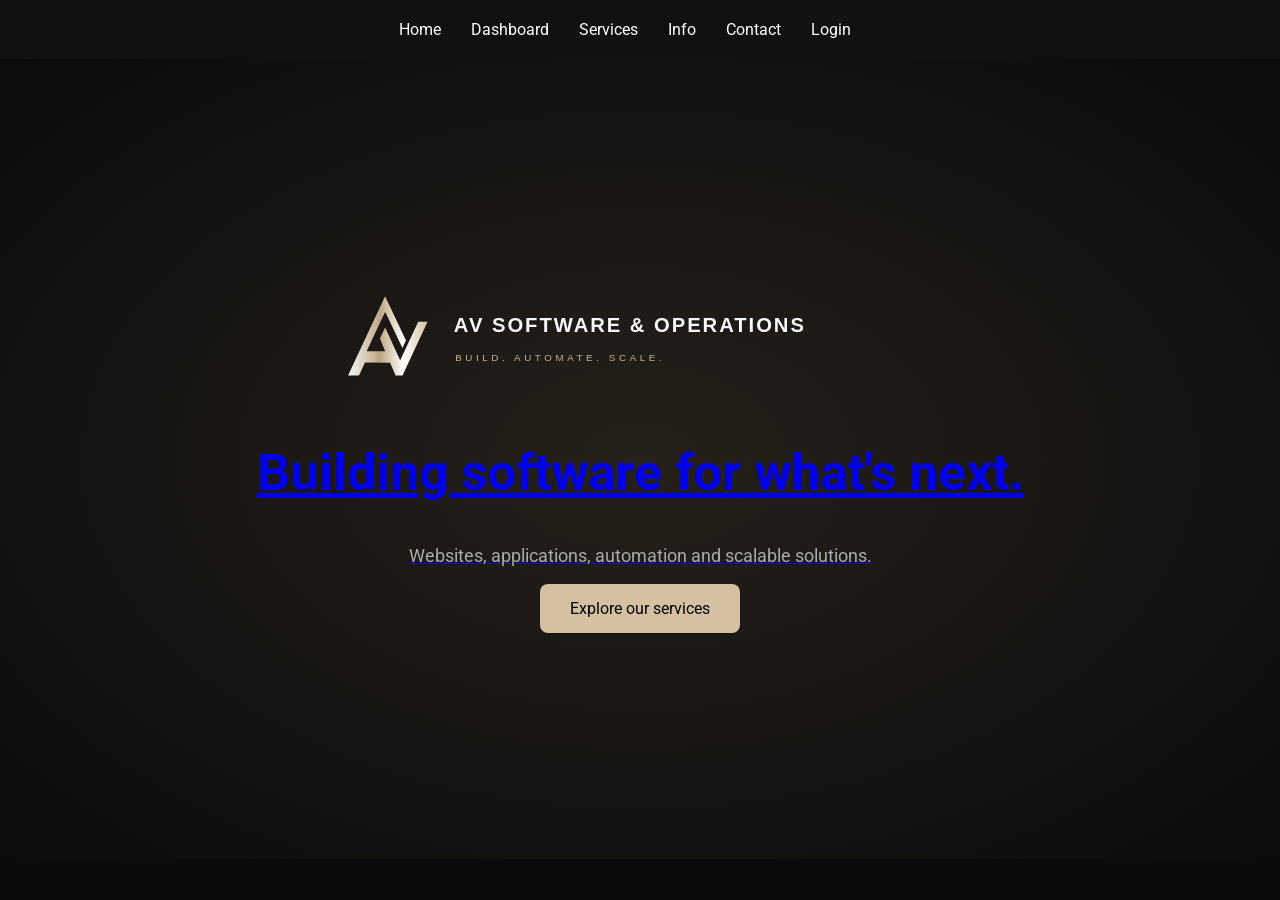
<file: home.html>
<!DOCTYPE html>
<html lang="en">
    <head>
        <meta charset="UTF-8">
        </head>     
        <link rel="stylesheet" href="main.css">
        <link rel="preconnect" href="https://fonts.googleapis.com">
        <link rel="preconnect" href="htt    ps://fonts.gstatic.com" crossorigin>
        <link href="https://fonts.googleapis.com/css2?family=Firjar:wght@100..800&family=Roboto:ital,wght@0,100..900;1,100..900&display=swap" rel="stylesheet">
        <title>avsoftwareops website</title>
    </head>
    <body>
        <nav class="navbar">
            <ul>
                <li><a href="home.html">Home</a></li>
                <li><a href="src/dashboard.html">Dashboard</a></li>
                <li><a href="src/services.html">Services</a></li>
                <li><a href="src/info.html">Info</a></li>
                <li><a href="src/contact.html">Contact</a></li>
                <li><a href="src/login-page.html">Login</li></li>
            </ul>
        </nav>
    <main>
        <section class="hero">
            <img
                class="hero-logo"
                src="/assets/av-software-assets/brand/svg/av-horizontal-dark-tagline.svg"
                alt="AV Software & Operations — Build. Automate. Scale."
                >

                <h1>Building software for what's next.</h1>
            <p>Websites, applications, automation and scalable solutions.</p>

            <a href="services.html" class="hero-button">
                Explore our services
            </a>
        </section>
    </main>
    </body>
</html>
</file>
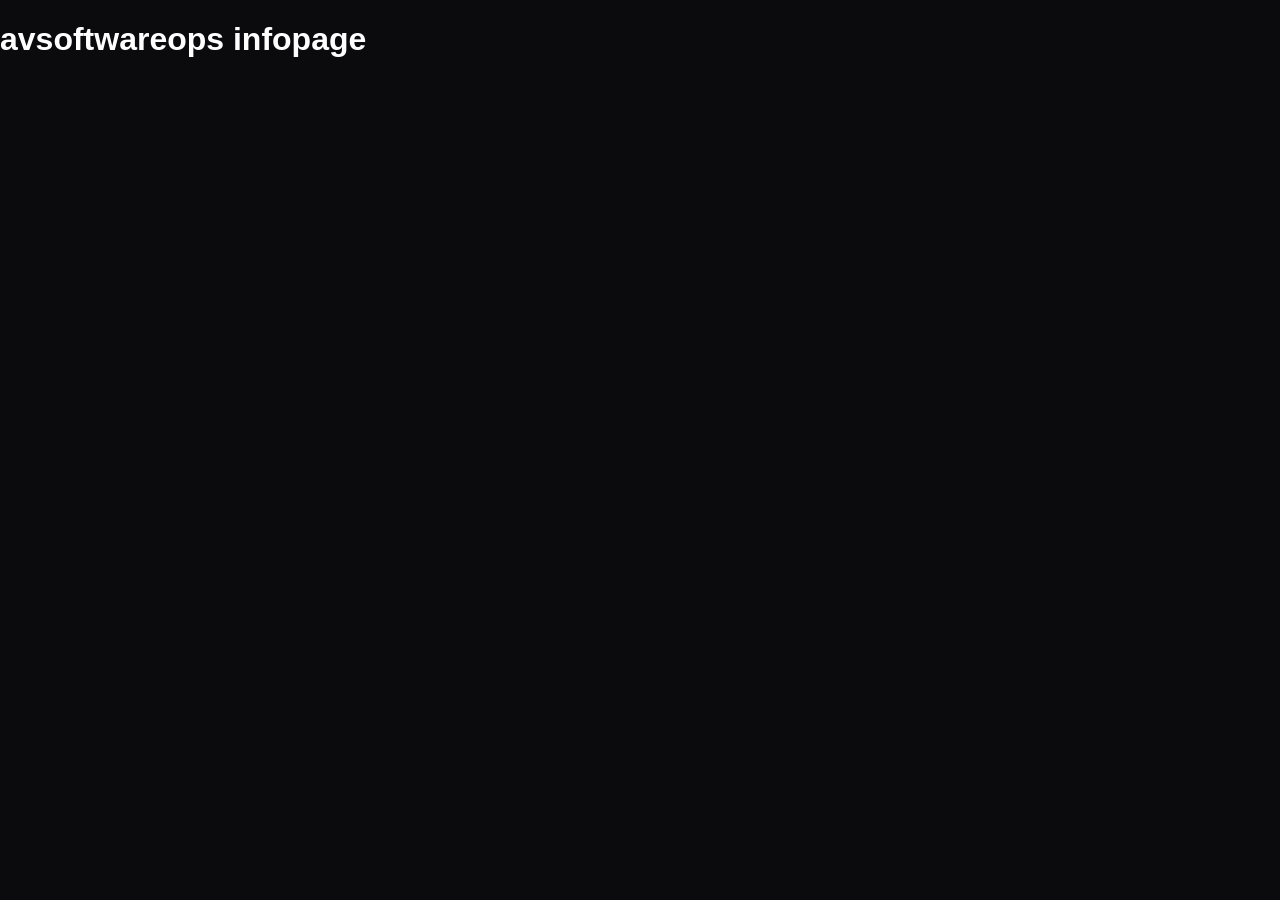
<file: info.html>
<!DOCTYPE html>
<html lang="en">
<head>
    <meta charset="UTF-8">
    <meta name="viewport" content="width=device-width, initial-scale=1.0">
    <title>Document</title>
    <link rel="stylesheet" href="main.css">
</head>
    <body>
        <header class="title">
            <div>
                <h1>avsoftwareops infopage</h1>
            </div>
        <div>

        </div>
        </header>
            <main>
                <div>

                </div>
                <div>

                </div>
                <div>

                </div>
            </main>
        <footer>

        </footer>
    </body>
</html>
</file>
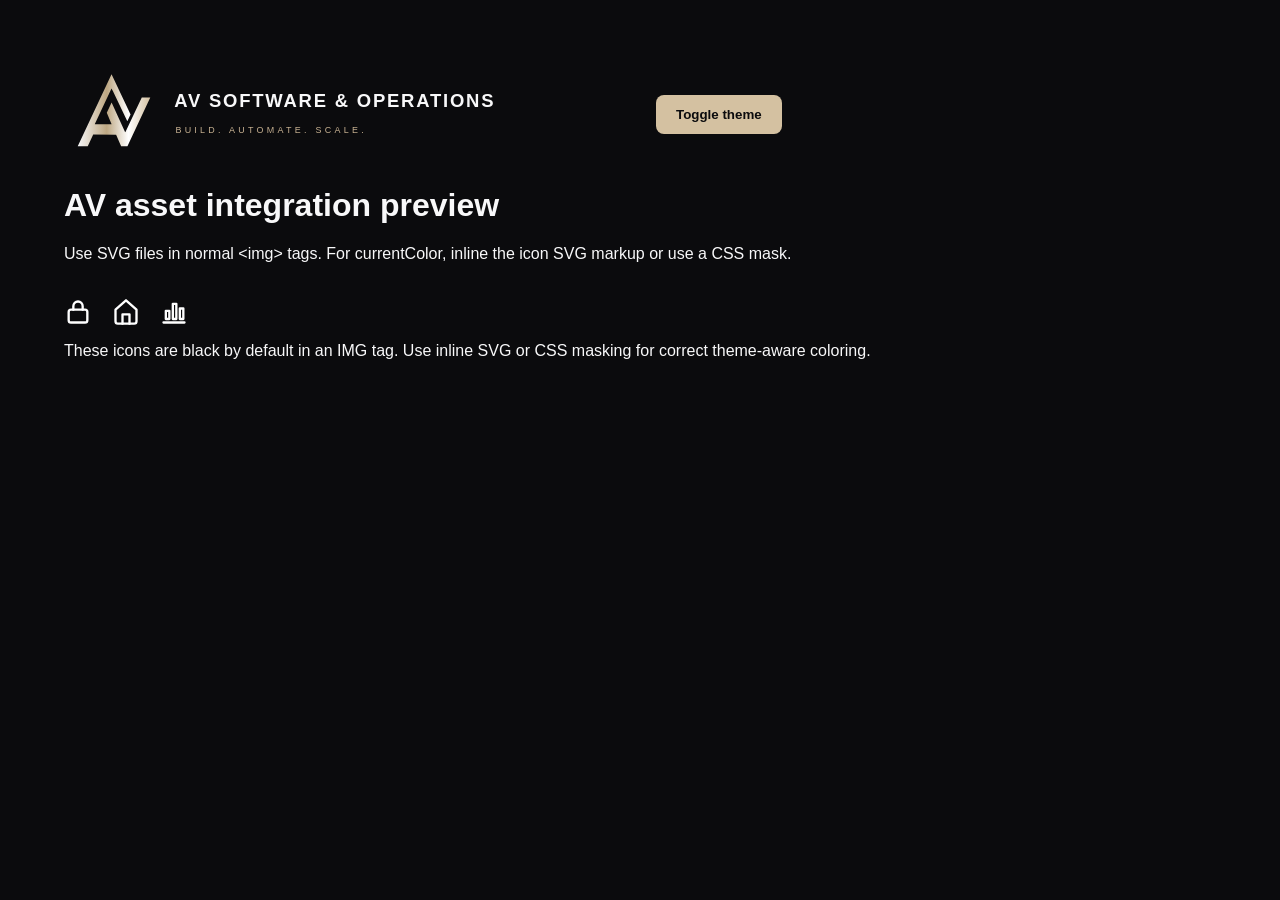
<file: assets/av-software-assets/examples/basic.html>
<!doctype html><html lang="en" data-theme="dark"><head><meta charset="UTF-8"><meta name="viewport" content="width=device-width,initial-scale=1"><link rel="icon" href="../favicons/favicon.svg" type="image/svg+xml"><link rel="stylesheet" href="../tokens/brand.css"><title>AV Assets Example</title><style>body{margin:0;background:var(--av-bg);color:var(--av-text);font:16px var(--av-font-body);padding:5vw}header{display:flex;align-items:center;gap:2rem;flex-wrap:wrap}header img{width:min(560px,100%)}.icons{display:flex;gap:20px;margin-top:35px}.icons img{width:28px;height:28px;filter:invert(1)}button{background:var(--av-accent);color:var(--av-accent-text);border:0;border-radius:8px;padding:12px 20px;font-weight:bold}</style></head><body><header><img src="../brand/svg/av-horizontal-dark-tagline.svg" alt="AV Software & Operations"><button onclick="document.documentElement.dataset.theme=document.documentElement.dataset.theme==='dark'?'light':'dark';document.querySelector('header img').src='../brand/svg/av-horizontal-'+document.documentElement.dataset.theme+'-tagline.svg'">Toggle theme</button></header><h1>AV asset integration preview</h1><p>Use SVG files in normal &lt;img&gt; tags. For currentColor, inline the icon SVG markup or use a CSS mask.</p><div class="icons"><img src="../icons/auth/lock.svg" alt="Lock"><img src="../icons/navigation/home.svg" alt="Home"><img src="../icons/dashboard/chart-bar.svg" alt="Analytics"></div><p>These icons are black by default in an IMG tag. Use inline SVG or CSS masking for correct theme-aware coloring.</p></body></html>
</file>
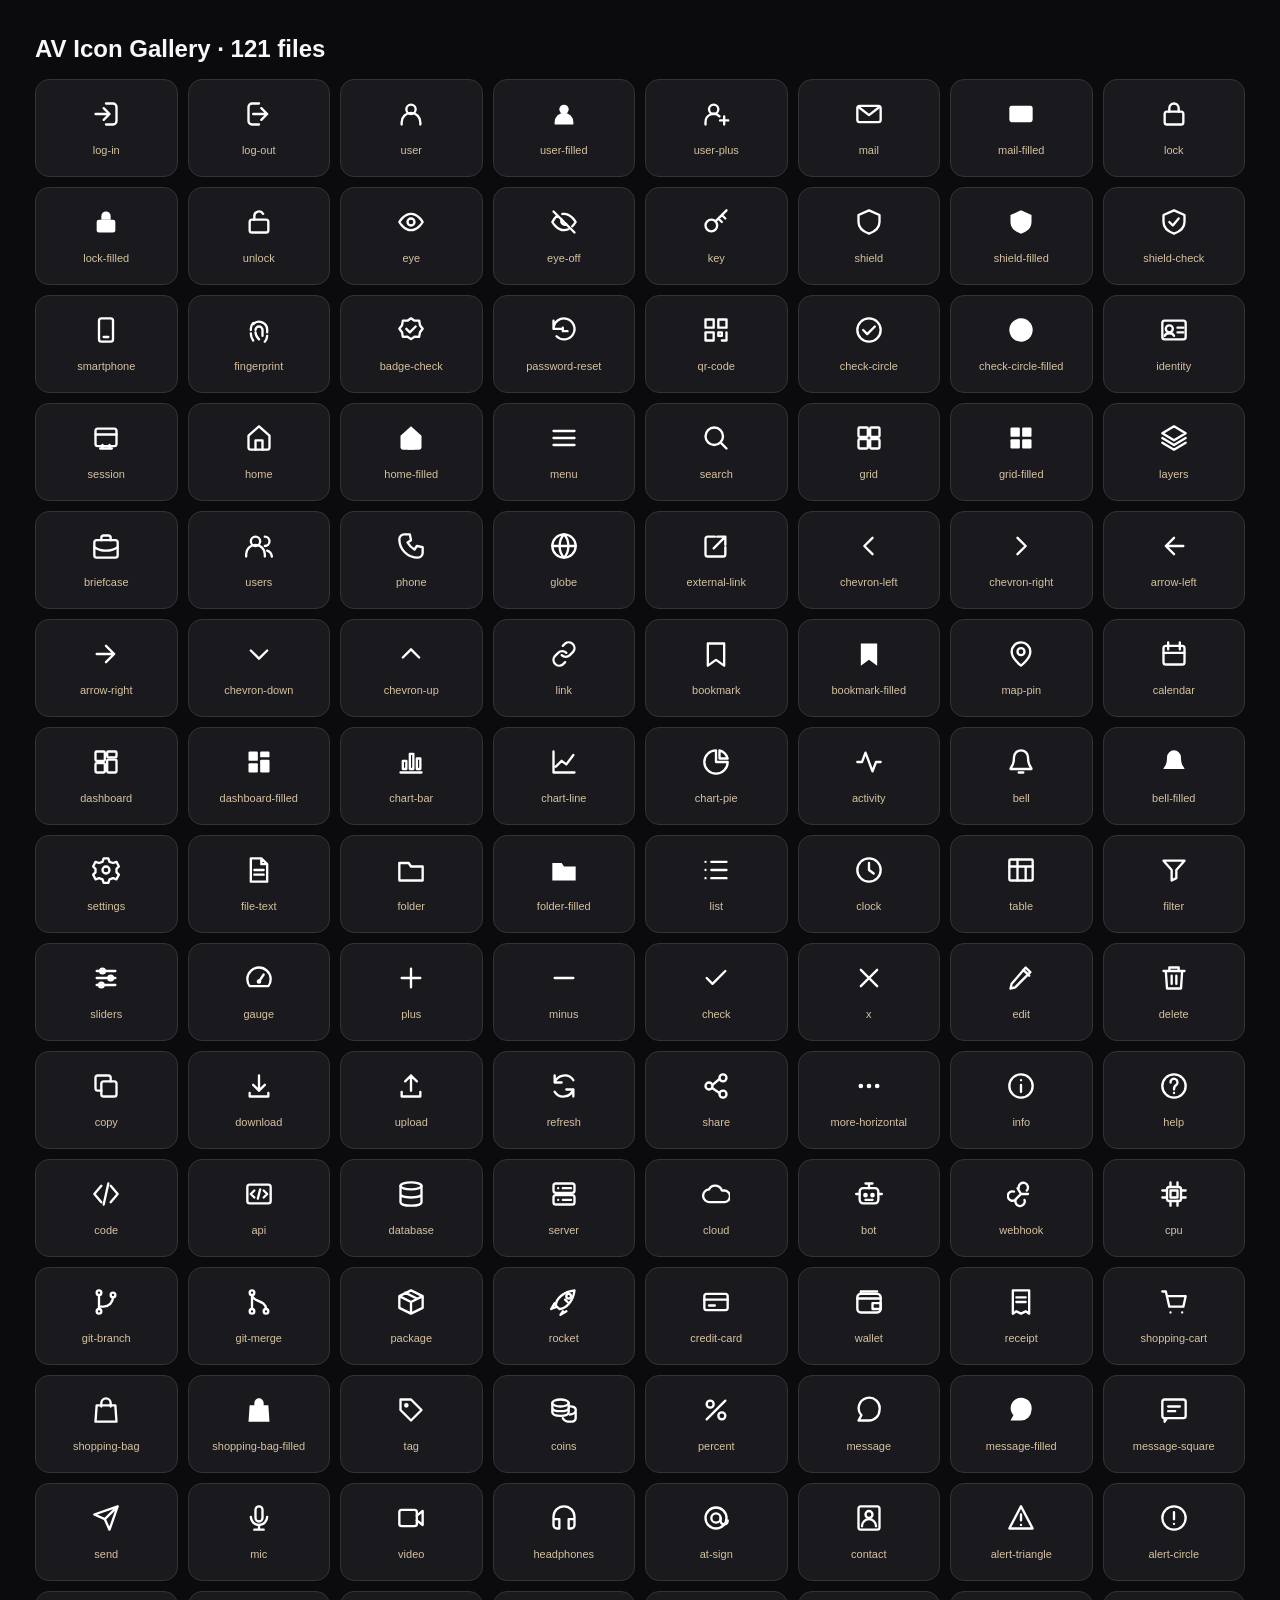
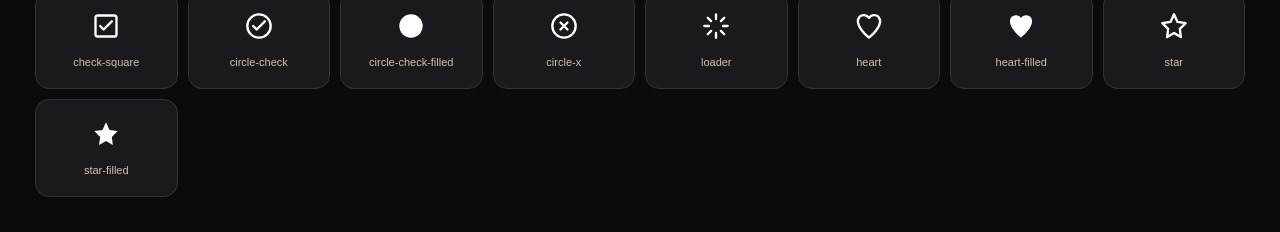
<file: assets/av-software-assets/examples/icon-gallery.html>
<!doctype html><html lang="en"><head><meta charset="UTF-8"><meta name="viewport" content="width=device-width, initial-scale=1"><title>AV Icon Gallery</title><style>body{background:#0B0B0D;color:#F8F8F9;font:15px Arial;margin:35px}h1{font-size:24px}.grid{display:grid;grid-template-columns:repeat(auto-fill,minmax(128px,1fr));gap:10px}.tile{display:grid;place-items:center;gap:16px;background:#1A1A1E;border:1px solid #333;border-radius:14px;padding:20px 6px}.tile img{width:28px;height:28px;filter:invert(1)}small{font-size:11px;color:#D4C1A1}</style></head><body><h1>AV Icon Gallery · 121 files</h1><div class="grid"><div class="tile"><img src="../icons/auth/log-in.svg" loading="lazy" alt=""><small>log-in</small></div><div class="tile"><img src="../icons/auth/log-out.svg" loading="lazy" alt=""><small>log-out</small></div><div class="tile"><img src="../icons/auth/user.svg" loading="lazy" alt=""><small>user</small></div><div class="tile"><img src="../icons/auth/user-filled.svg" loading="lazy" alt=""><small>user-filled</small></div><div class="tile"><img src="../icons/auth/user-plus.svg" loading="lazy" alt=""><small>user-plus</small></div><div class="tile"><img src="../icons/auth/mail.svg" loading="lazy" alt=""><small>mail</small></div><div class="tile"><img src="../icons/auth/mail-filled.svg" loading="lazy" alt=""><small>mail-filled</small></div><div class="tile"><img src="../icons/auth/lock.svg" loading="lazy" alt=""><small>lock</small></div><div class="tile"><img src="../icons/auth/lock-filled.svg" loading="lazy" alt=""><small>lock-filled</small></div><div class="tile"><img src="../icons/auth/unlock.svg" loading="lazy" alt=""><small>unlock</small></div><div class="tile"><img src="../icons/auth/eye.svg" loading="lazy" alt=""><small>eye</small></div><div class="tile"><img src="../icons/auth/eye-off.svg" loading="lazy" alt=""><small>eye-off</small></div><div class="tile"><img src="../icons/auth/key.svg" loading="lazy" alt=""><small>key</small></div><div class="tile"><img src="../icons/auth/shield.svg" loading="lazy" alt=""><small>shield</small></div><div class="tile"><img src="../icons/auth/shield-filled.svg" loading="lazy" alt=""><small>shield-filled</small></div><div class="tile"><img src="../icons/auth/shield-check.svg" loading="lazy" alt=""><small>shield-check</small></div><div class="tile"><img src="../icons/auth/smartphone.svg" loading="lazy" alt=""><small>smartphone</small></div><div class="tile"><img src="../icons/auth/fingerprint.svg" loading="lazy" alt=""><small>fingerprint</small></div><div class="tile"><img src="../icons/auth/badge-check.svg" loading="lazy" alt=""><small>badge-check</small></div><div class="tile"><img src="../icons/auth/password-reset.svg" loading="lazy" alt=""><small>password-reset</small></div><div class="tile"><img src="../icons/auth/qr-code.svg" loading="lazy" alt=""><small>qr-code</small></div><div class="tile"><img src="../icons/auth/check-circle.svg" loading="lazy" alt=""><small>check-circle</small></div><div class="tile"><img src="../icons/auth/check-circle-filled.svg" loading="lazy" alt=""><small>check-circle-filled</small></div><div class="tile"><img src="../icons/auth/identity.svg" loading="lazy" alt=""><small>identity</small></div><div class="tile"><img src="../icons/auth/session.svg" loading="lazy" alt=""><small>session</small></div><div class="tile"><img src="../icons/navigation/home.svg" loading="lazy" alt=""><small>home</small></div><div class="tile"><img src="../icons/navigation/home-filled.svg" loading="lazy" alt=""><small>home-filled</small></div><div class="tile"><img src="../icons/navigation/menu.svg" loading="lazy" alt=""><small>menu</small></div><div class="tile"><img src="../icons/navigation/search.svg" loading="lazy" alt=""><small>search</small></div><div class="tile"><img src="../icons/navigation/grid.svg" loading="lazy" alt=""><small>grid</small></div><div class="tile"><img src="../icons/navigation/grid-filled.svg" loading="lazy" alt=""><small>grid-filled</small></div><div class="tile"><img src="../icons/navigation/layers.svg" loading="lazy" alt=""><small>layers</small></div><div class="tile"><img src="../icons/navigation/briefcase.svg" loading="lazy" alt=""><small>briefcase</small></div><div class="tile"><img src="../icons/navigation/users.svg" loading="lazy" alt=""><small>users</small></div><div class="tile"><img src="../icons/navigation/phone.svg" loading="lazy" alt=""><small>phone</small></div><div class="tile"><img src="../icons/navigation/globe.svg" loading="lazy" alt=""><small>globe</small></div><div class="tile"><img src="../icons/navigation/external-link.svg" loading="lazy" alt=""><small>external-link</small></div><div class="tile"><img src="../icons/navigation/chevron-left.svg" loading="lazy" alt=""><small>chevron-left</small></div><div class="tile"><img src="../icons/navigation/chevron-right.svg" loading="lazy" alt=""><small>chevron-right</small></div><div class="tile"><img src="../icons/navigation/arrow-left.svg" loading="lazy" alt=""><small>arrow-left</small></div><div class="tile"><img src="../icons/navigation/arrow-right.svg" loading="lazy" alt=""><small>arrow-right</small></div><div class="tile"><img src="../icons/navigation/chevron-down.svg" loading="lazy" alt=""><small>chevron-down</small></div><div class="tile"><img src="../icons/navigation/chevron-up.svg" loading="lazy" alt=""><small>chevron-up</small></div><div class="tile"><img src="../icons/navigation/link.svg" loading="lazy" alt=""><small>link</small></div><div class="tile"><img src="../icons/navigation/bookmark.svg" loading="lazy" alt=""><small>bookmark</small></div><div class="tile"><img src="../icons/navigation/bookmark-filled.svg" loading="lazy" alt=""><small>bookmark-filled</small></div><div class="tile"><img src="../icons/navigation/map-pin.svg" loading="lazy" alt=""><small>map-pin</small></div><div class="tile"><img src="../icons/navigation/calendar.svg" loading="lazy" alt=""><small>calendar</small></div><div class="tile"><img src="../icons/dashboard/dashboard.svg" loading="lazy" alt=""><small>dashboard</small></div><div class="tile"><img src="../icons/dashboard/dashboard-filled.svg" loading="lazy" alt=""><small>dashboard-filled</small></div><div class="tile"><img src="../icons/dashboard/chart-bar.svg" loading="lazy" alt=""><small>chart-bar</small></div><div class="tile"><img src="../icons/dashboard/chart-line.svg" loading="lazy" alt=""><small>chart-line</small></div><div class="tile"><img src="../icons/dashboard/chart-pie.svg" loading="lazy" alt=""><small>chart-pie</small></div><div class="tile"><img src="../icons/dashboard/activity.svg" loading="lazy" alt=""><small>activity</small></div><div class="tile"><img src="../icons/dashboard/bell.svg" loading="lazy" alt=""><small>bell</small></div><div class="tile"><img src="../icons/dashboard/bell-filled.svg" loading="lazy" alt=""><small>bell-filled</small></div><div class="tile"><img src="../icons/dashboard/settings.svg" loading="lazy" alt=""><small>settings</small></div><div class="tile"><img src="../icons/dashboard/file-text.svg" loading="lazy" alt=""><small>file-text</small></div><div class="tile"><img src="../icons/dashboard/folder.svg" loading="lazy" alt=""><small>folder</small></div><div class="tile"><img src="../icons/dashboard/folder-filled.svg" loading="lazy" alt=""><small>folder-filled</small></div><div class="tile"><img src="../icons/dashboard/list.svg" loading="lazy" alt=""><small>list</small></div><div class="tile"><img src="../icons/dashboard/clock.svg" loading="lazy" alt=""><small>clock</small></div><div class="tile"><img src="../icons/dashboard/table.svg" loading="lazy" alt=""><small>table</small></div><div class="tile"><img src="../icons/dashboard/filter.svg" loading="lazy" alt=""><small>filter</small></div><div class="tile"><img src="../icons/dashboard/sliders.svg" loading="lazy" alt=""><small>sliders</small></div><div class="tile"><img src="../icons/dashboard/gauge.svg" loading="lazy" alt=""><small>gauge</small></div><div class="tile"><img src="../icons/actions/plus.svg" loading="lazy" alt=""><small>plus</small></div><div class="tile"><img src="../icons/actions/minus.svg" loading="lazy" alt=""><small>minus</small></div><div class="tile"><img src="../icons/actions/check.svg" loading="lazy" alt=""><small>check</small></div><div class="tile"><img src="../icons/actions/x.svg" loading="lazy" alt=""><small>x</small></div><div class="tile"><img src="../icons/actions/edit.svg" loading="lazy" alt=""><small>edit</small></div><div class="tile"><img src="../icons/actions/delete.svg" loading="lazy" alt=""><small>delete</small></div><div class="tile"><img src="../icons/actions/copy.svg" loading="lazy" alt=""><small>copy</small></div><div class="tile"><img src="../icons/actions/download.svg" loading="lazy" alt=""><small>download</small></div><div class="tile"><img src="../icons/actions/upload.svg" loading="lazy" alt=""><small>upload</small></div><div class="tile"><img src="../icons/actions/refresh.svg" loading="lazy" alt=""><small>refresh</small></div><div class="tile"><img src="../icons/actions/share.svg" loading="lazy" alt=""><small>share</small></div><div class="tile"><img src="../icons/actions/more-horizontal.svg" loading="lazy" alt=""><small>more-horizontal</small></div><div class="tile"><img src="../icons/actions/info.svg" loading="lazy" alt=""><small>info</small></div><div class="tile"><img src="../icons/actions/help.svg" loading="lazy" alt=""><small>help</small></div><div class="tile"><img src="../icons/development/code.svg" loading="lazy" alt=""><small>code</small></div><div class="tile"><img src="../icons/development/api.svg" loading="lazy" alt=""><small>api</small></div><div class="tile"><img src="../icons/development/database.svg" loading="lazy" alt=""><small>database</small></div><div class="tile"><img src="../icons/development/server.svg" loading="lazy" alt=""><small>server</small></div><div class="tile"><img src="../icons/development/cloud.svg" loading="lazy" alt=""><small>cloud</small></div><div class="tile"><img src="../icons/development/bot.svg" loading="lazy" alt=""><small>bot</small></div><div class="tile"><img src="../icons/development/webhook.svg" loading="lazy" alt=""><small>webhook</small></div><div class="tile"><img src="../icons/development/cpu.svg" loading="lazy" alt=""><small>cpu</small></div><div class="tile"><img src="../icons/development/git-branch.svg" loading="lazy" alt=""><small>git-branch</small></div><div class="tile"><img src="../icons/development/git-merge.svg" loading="lazy" alt=""><small>git-merge</small></div><div class="tile"><img src="../icons/development/package.svg" loading="lazy" alt=""><small>package</small></div><div class="tile"><img src="../icons/development/rocket.svg" loading="lazy" alt=""><small>rocket</small></div><div class="tile"><img src="../icons/commerce/credit-card.svg" loading="lazy" alt=""><small>credit-card</small></div><div class="tile"><img src="../icons/commerce/wallet.svg" loading="lazy" alt=""><small>wallet</small></div><div class="tile"><img src="../icons/commerce/receipt.svg" loading="lazy" alt=""><small>receipt</small></div><div class="tile"><img src="../icons/commerce/shopping-cart.svg" loading="lazy" alt=""><small>shopping-cart</small></div><div class="tile"><img src="../icons/commerce/shopping-bag.svg" loading="lazy" alt=""><small>shopping-bag</small></div><div class="tile"><img src="../icons/commerce/shopping-bag-filled.svg" loading="lazy" alt=""><small>shopping-bag-filled</small></div><div class="tile"><img src="../icons/commerce/tag.svg" loading="lazy" alt=""><small>tag</small></div><div class="tile"><img src="../icons/commerce/coins.svg" loading="lazy" alt=""><small>coins</small></div><div class="tile"><img src="../icons/commerce/percent.svg" loading="lazy" alt=""><small>percent</small></div><div class="tile"><img src="../icons/communication/message.svg" loading="lazy" alt=""><small>message</small></div><div class="tile"><img src="../icons/communication/message-filled.svg" loading="lazy" alt=""><small>message-filled</small></div><div class="tile"><img src="../icons/communication/message-square.svg" loading="lazy" alt=""><small>message-square</small></div><div class="tile"><img src="../icons/communication/send.svg" loading="lazy" alt=""><small>send</small></div><div class="tile"><img src="../icons/communication/mic.svg" loading="lazy" alt=""><small>mic</small></div><div class="tile"><img src="../icons/communication/video.svg" loading="lazy" alt=""><small>video</small></div><div class="tile"><img src="../icons/communication/headphones.svg" loading="lazy" alt=""><small>headphones</small></div><div class="tile"><img src="../icons/communication/at-sign.svg" loading="lazy" alt=""><small>at-sign</small></div><div class="tile"><img src="../icons/communication/contact.svg" loading="lazy" alt=""><small>contact</small></div><div class="tile"><img src="../icons/status/alert-triangle.svg" loading="lazy" alt=""><small>alert-triangle</small></div><div class="tile"><img src="../icons/status/alert-circle.svg" loading="lazy" alt=""><small>alert-circle</small></div><div class="tile"><img src="../icons/status/check-square.svg" loading="lazy" alt=""><small>check-square</small></div><div class="tile"><img src="../icons/status/circle-check.svg" loading="lazy" alt=""><small>circle-check</small></div><div class="tile"><img src="../icons/status/circle-check-filled.svg" loading="lazy" alt=""><small>circle-check-filled</small></div><div class="tile"><img src="../icons/status/circle-x.svg" loading="lazy" alt=""><small>circle-x</small></div><div class="tile"><img src="../icons/status/loader.svg" loading="lazy" alt=""><small>loader</small></div><div class="tile"><img src="../icons/status/heart.svg" loading="lazy" alt=""><small>heart</small></div><div class="tile"><img src="../icons/status/heart-filled.svg" loading="lazy" alt=""><small>heart-filled</small></div><div class="tile"><img src="../icons/status/star.svg" loading="lazy" alt=""><small>star</small></div><div class="tile"><img src="../icons/status/star-filled.svg" loading="lazy" alt=""><small>star-filled</small></div></div></body></html>
</file>
<file: main.css>
/* 1. GENERAL */
body {
    margin: 0;
    font-family: "Roboto", sans-serif;
    background: #0B0B0D;
    color: white;
}

/* 2. NAVIGATION */
.navbar {
    background: #111;
    padding: 20px;
}

.navbar ul {
    display: flex;
    justify-content: center;
    gap: 30px;
    list-style: none;
    margin: 0;
    padding: 0;
}

.navbar a {
    color: white;
    text-decoration: none;
}


/* 3. HERO BANNER */
.hero {
    min-height: 80vh;
    padding: 40px 20px;
    display: flex;
    flex-direction: column;
    justify-content: center;
    align-items: center;
    text-align: center;
    background: radial-gradient(#252019, #0B0B0D);
}

/* 4. LOGO */
.hero-logo {
    width: 80%;
    max-width: 750px;
    height: auto;
    animation: float 4s ease-in-out infinite;
}

/* 5. TEXT */
.hero h1 {
    font-size: clamp(28px, 4vw, 56px);
}

.hero p {
    color: #aaa;
    font-size: 18px;
}

/* 6. BUTTON */
.hero-button {
    background: #D4C1A1;
    color: black;
    padding: 15px 30px;
    border-radius: 8px;
    text-decoration: none;
}


/* 7. ANIMATION */
@keyframes float {
    0%, 100% {
        transform: translateY(0);
    }

    50% {
        transform: translateY(-10px);
    }
}

/* 8. MOBILE */
@media (max-width: 600px) {
    .navbar ul {
        flex-wrap: wrap;
        gap: 15px;
    }

    .hero-logo {
        width: 100%;
    }
}

/* 9. ACCESSIBILITY */
@media (prefers-reduced-motion: reduce) {
    .hero-logo {
        animation: none;
    }
}
</file>
<file: assets/av-software-assets/tokens/brand.css>
/* AV Software & Operations brand tokens: copy into your own CSS */
:root { --av-bg:#F8F8F9; --av-surface:#FFFFFF; --av-text:#0B0B0D; --av-muted:#5B5B65; --av-border:#D7D3CC; --av-accent:#887A5A; --av-accent-text:#0B0B0D; --av-radius:12px; --av-font-heading:Manrope,Arial,sans-serif; --av-font-body:Inter,Arial,sans-serif; }
[data-theme="dark"] { --av-bg:#0B0B0D; --av-surface:#1A1A1E; --av-text:#F8F8F9; --av-muted:#B4B4BD; --av-border:#363638; --av-accent:#D4C1A1; --av-accent-text:#0B0B0D; }
.av-icon { width:24px; height:24px; display:inline-block; vertical-align:middle; }
.av-brand { max-width:100%; height:auto; }
</file>
